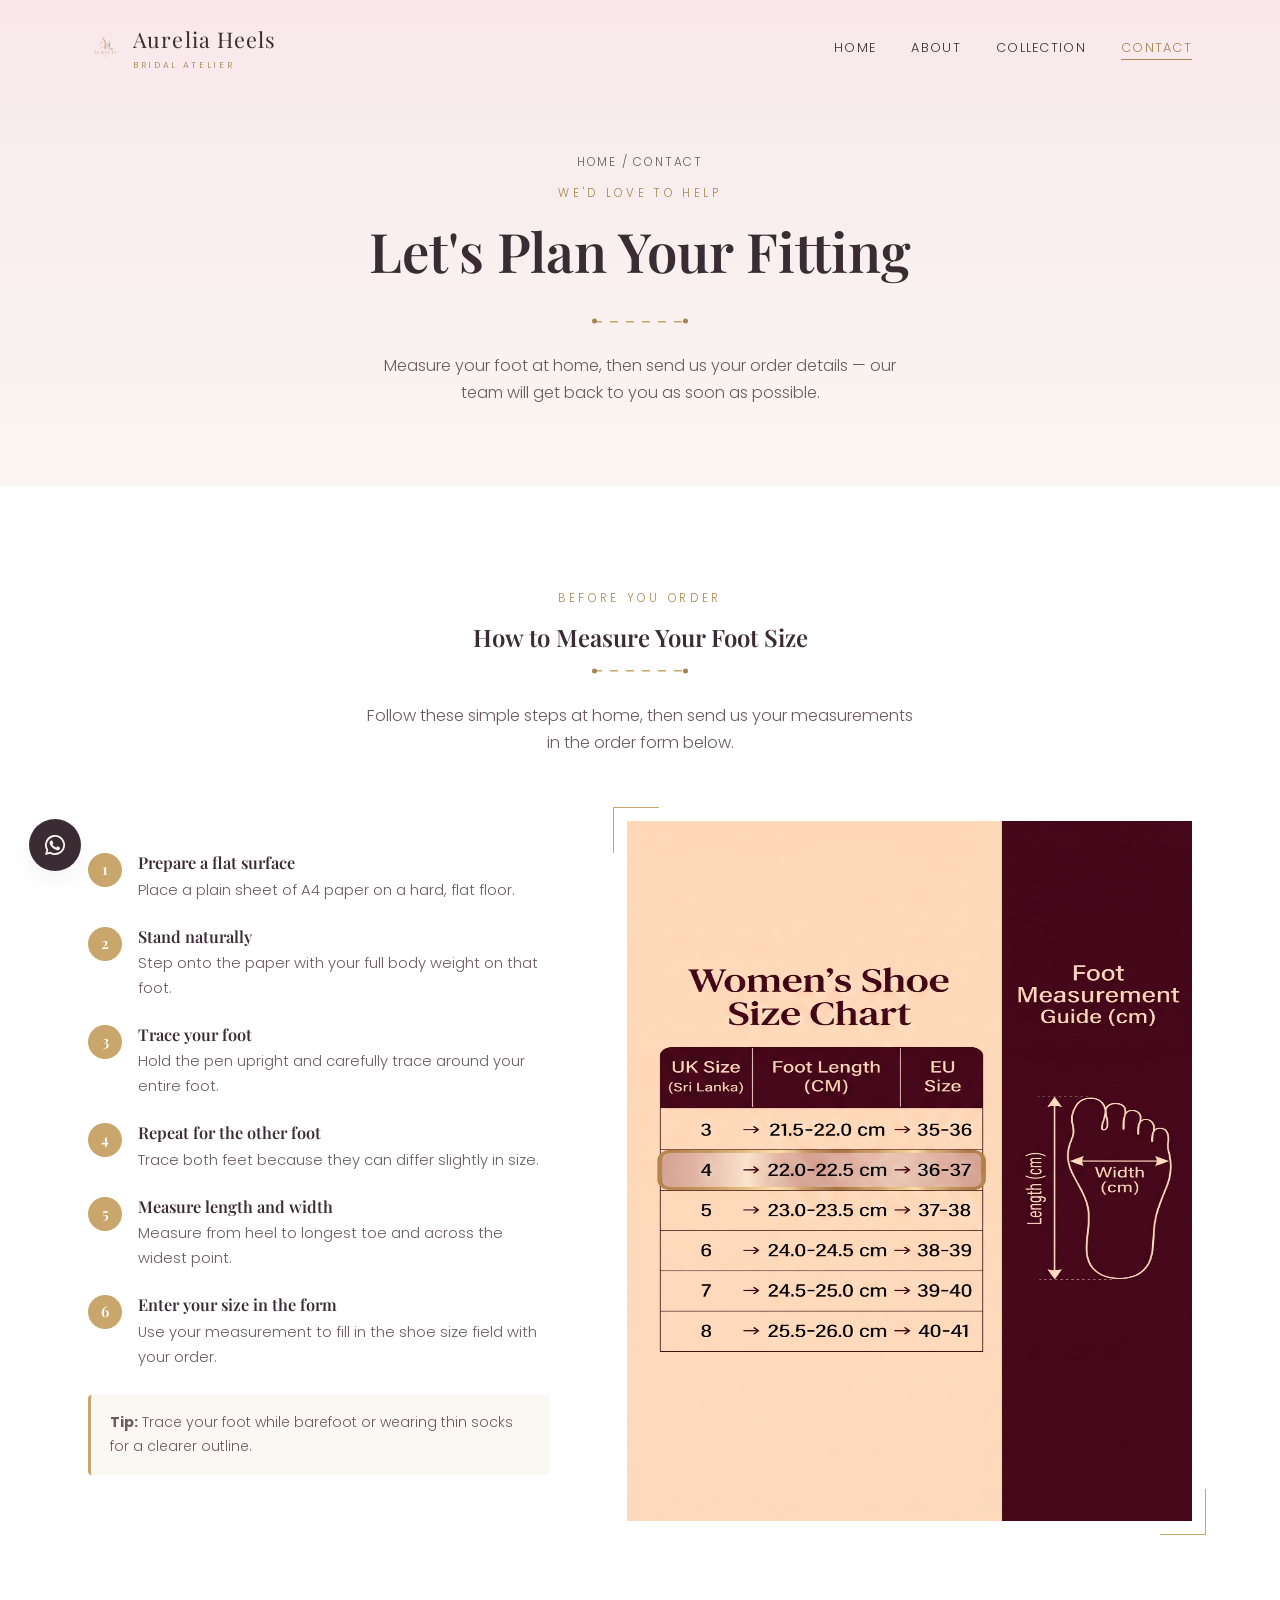
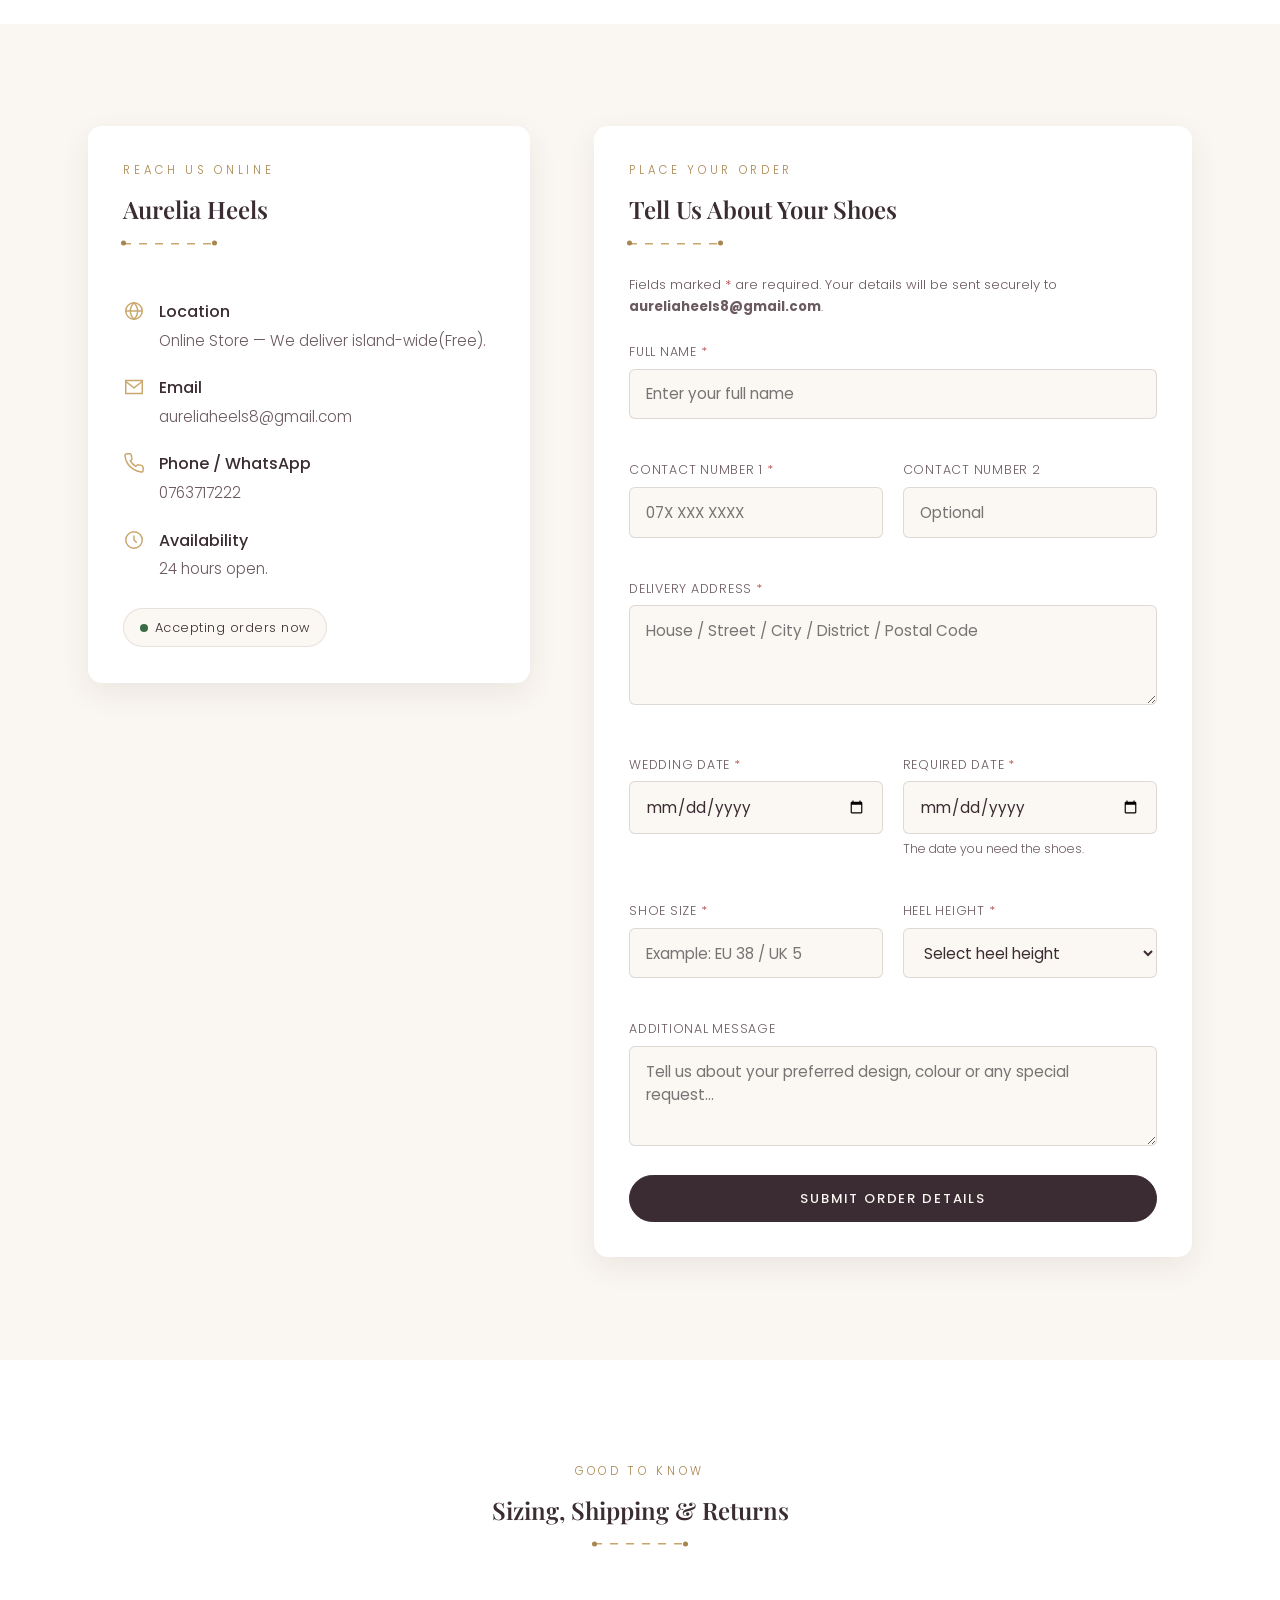
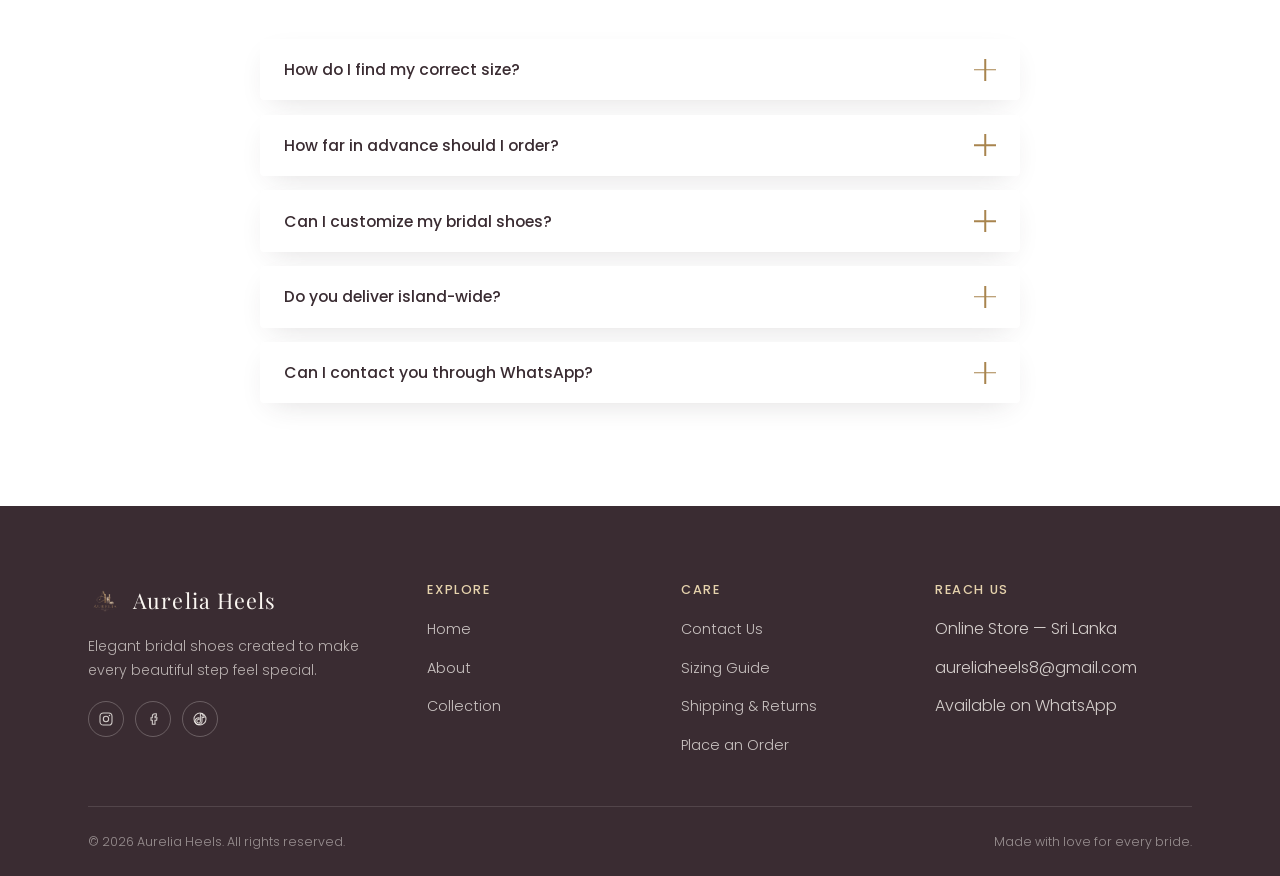
<file: contact.html>
<!DOCTYPE html>
<html lang="en">

<head>
  <meta charset="UTF-8">
  <meta name="viewport" content="width=device-width, initial-scale=1.0">

  <title>Contact & Order | Aurelia Heels</title>

  <meta name="description"
        content="Contact Aurelia Heels and place your bridal shoe order. Send your shoe size, wedding date and order details.">

  <meta name="keywords"
        content="Aurelia Heels, bridal shoes, wedding shoes, bridal heels, Sri Lanka">

  <meta name="author" content="Aurelia Heels">

  <link rel="icon" type="image/png" href="images/logo.png">
  <link rel="apple-touch-icon" href="images/logo.png">

  <!-- Google Fonts -->
  <link rel="preconnect" href="https://fonts.googleapis.com">
  <link rel="preconnect" href="https://fonts.gstatic.com" crossorigin>

  <link href="https://fonts.googleapis.com/css2?family=Playfair+Display:ital,wght@0,500;0,600;0,700;1,600&family=Poppins:wght@300;400;500;600&display=swap"
        rel="stylesheet">

  <!-- Main CSS -->
  <link rel="stylesheet" href="css/style.css">
  <link rel="stylesheet" href="css/responsive.css">


  <!-- =========================================================
       PAGE SPECIFIC CSS
  ========================================================== -->

  <style>

    /* =========================================================
       SIZE MEASUREMENT
    ========================================================== */

    .size-steps {
      list-style: none;
      margin: 0;
      padding: 0;

      display: flex;
      flex-direction: column;
      gap: 1.5rem;
    }

    .size-steps li {
      display: flex;
      gap: 1rem;
      align-items: flex-start;
    }

    .size-steps .step-num {
      flex-shrink: 0;

      width: 34px;
      height: 34px;

      border-radius: 50%;

      background: var(--gold, #c6a15b);
      color: #fff;

      display: flex;
      align-items: center;
      justify-content: center;

      font-family: var(--font-display, 'Playfair Display', serif);
      font-weight: 600;
      font-size: 0.95rem;
    }

    .size-steps h4 {
      font-family: var(--font-display, 'Playfair Display', serif);
      font-size: 1.02rem;

      margin-bottom: 0.3rem;
    }

    .size-steps p {
      font-size: 0.92rem;

      color: var(--plum-soft, #6b5a52);

      margin: 0;
    }

    .size-note {
      margin-top: 1.6rem;

      padding: 1rem 1.2rem;

      background: #fbf7f2;

      border-left: 3px solid var(--gold, #c6a15b);

      border-radius: 4px;

      font-size: 0.88rem;

      color: var(--plum-soft, #6b5a52);
    }


    /* =========================================================
       CONTACT LAYOUT
    ========================================================== */

    .contact-layout {
      display: grid;

      grid-template-columns: 0.85fr 1.15fr;

      gap: 4rem;

      align-items: start;
    }


    /* =========================================================
       CONTACT INFO CARD
    ========================================================== */

    .contact-info-card {
      background: var(--white, #fff);

      border-radius: 14px;

      padding: 2.2rem;

      box-shadow: 0 10px 30px rgba(58, 46, 43, 0.08);
    }

    .contact-detail-list {
      list-style: none;

      margin: 1.4rem 0 0;

      padding: 0;

      display: flex;

      flex-direction: column;

      gap: 1.1rem;
    }

    .contact-detail-list li {
      display: flex;

      gap: 0.85rem;

      align-items: flex-start;

      font-size: 0.95rem;

      color: var(--plum-soft, #6b5a52);
    }

    .contact-detail-list .icon {
      flex-shrink: 0;

      width: 22px;
      height: 22px;

      color: var(--gold, #c6a15b);

      margin-top: 2px;
    }

    .contact-detail-list strong {
      display: block;

      color: var(--plum, #3a2e2b);

      font-family: var(--font-display, 'Playfair Display', serif);

      font-weight: 600;

      font-size: 1rem;

      margin-bottom: 0.15rem;
    }


    /* =========================================================
       STORE BADGE
    ========================================================== */

    .store-badge {
      display: inline-flex;

      align-items: center;

      gap: 0.4rem;

      margin-top: 1.6rem;

      padding: 0.5rem 1rem;

      border-radius: 999px;

      background: #fbf7f2;

      border: 1px solid rgba(58, 46, 43, 0.1);

      font-size: 0.8rem;

      letter-spacing: 0.04em;

      color: var(--plum, #3a2e2b);
    }

    .store-badge .dot {
      width: 8px;
      height: 8px;

      border-radius: 50%;

      background: #3a6b45;

      display: inline-block;
    }


    /* =========================================================
       FORM CARD
    ========================================================== */

    .contact-form-card {
      background: var(--white, #fff);

      border-radius: 14px;

      padding: 2.2rem;

      box-shadow: 0 10px 30px rgba(58, 46, 43, 0.08);
    }

    .form-row {
      display: grid;

      grid-template-columns: 1fr 1fr;

      gap: 1.2rem;
    }


    /* =========================================================
       FORM FIELDS
    ========================================================== */

    .field {
      margin-bottom: 1.3rem;

      position: relative;
    }

    .field label {
      display: block;

      font-size: 0.78rem;

      letter-spacing: 0.06em;

      text-transform: uppercase;

      color: var(--plum-soft, #6b5a52);

      margin-bottom: 0.4rem;
    }

    .required {
      color: #b1494a;
    }

    .field input,
    .field select,
    .field textarea {

      width: 100%;

      font-family: var(--font-body, 'Poppins', sans-serif);

      font-size: 0.95rem;

      padding: 0.8rem 1rem;

      border: 1px solid rgba(58, 46, 43, 0.15);

      border-radius: 6px;

      background: #fbf7f2;

      color: var(--plum, #3a2e2b);

      transition:
        border-color 0.25s ease,
        box-shadow 0.25s ease;

      box-sizing: border-box;
    }

    .field textarea {
      resize: vertical;

      min-height: 100px;
    }

    .field input:focus,
    .field select:focus,
    .field textarea:focus {

      outline: none;

      border-color: var(--gold, #c6a15b);

      box-shadow:
        0 0 0 3px rgba(198, 161, 91, 0.18);
    }

    .field input[aria-invalid="true"],
    .field select[aria-invalid="true"],
    .field textarea[aria-invalid="true"] {

      border-color: #b1494a;
    }

    .field-hint {

      display: block;

      font-size: 0.76rem;

      color: var(--plum-soft, #6b5a52);

      margin-top: 0.35rem;
    }

    .field-error {

      display: block;

      min-height: 1.1em;

      font-size: 0.78rem;

      color: #b1494a;

      margin-top: 0.35rem;
    }


    /* =========================================================
       FORM NOTE
    ========================================================== */

    .form-note {

      font-size: 0.82rem;

      color: var(--plum-soft, #6b5a52);

      margin-bottom: 1.4rem;
    }


    /* =========================================================
       FORM STATUS
    ========================================================== */

    .form-status {

      display: none;

      margin-top: 1rem;

      padding: 0.9rem 1.1rem;

      border-radius: 8px;

      font-size: 0.9rem;
    }

    .form-status.is-success {

      display: block;

      background: #e9f3ea;

      color: #3a6b45;

      border: 1px solid #bfe0c4;
    }

    .form-status.is-error {

      display: block;

      background: #f7e9e9;

      color: #8a3a3b;

      border: 1px solid #e4bcbc;
    }


    /* =========================================================
       RESPONSIVE
    ========================================================== */

    @media (max-width: 900px) {

      .contact-layout {

        grid-template-columns: 1fr;

        gap: 2.5rem;
      }

    }

    @media (max-width: 520px) {

      .form-row {

        grid-template-columns: 1fr;
      }

      .contact-info-card,
      .contact-form-card {

        padding: 1.5rem;
      }

      .size-steps li {

        gap: 0.8rem;
      }

    }

  </style>

</head>


<body>


  <!-- =========================================================
       LOADER
  ========================================================== -->

  <div id="loader" aria-hidden="true">

    <div class="loader-mark">

      <span>AURELIA</span>

      <div class="loader-line"></div>

    </div>

  </div>


  <!-- =========================================================
       SKIP LINK
  ========================================================== -->

  <a class="skip-link" href="#main">
    Skip to content
  </a>


  <!-- =========================================================
       HEADER
  ========================================================== -->

  <header class="site-header">

    <div class="container">

      <a href="index.html" class="brand">

        <img
          src="images/logo.png"
          alt="Aurelia Heels logo"
          width="34"
          height="34"
        >

        <span>
          Aurelia Heels
          <span class="tagline">
            Bridal Atelier
          </span>
        </span>

      </a>


      <nav aria-label="Primary">

        <ul class="nav-list" id="primary-nav">

          <li>
            <a href="index.html">
              Home
            </a>
          </li>

          <li>
            <a href="about.html">
              About
            </a>
          </li>

          <li>
            <a href="collection.html">
              Collection
            </a>
          </li>


          <li>
            <a href="contact.html" aria-current="page">
              Contact
            </a>
          </li>

        </ul>

      </nav>


      <button
        class="nav-toggle"
        aria-label="Open menu"
        aria-expanded="false"
        aria-controls="primary-nav"
      >

        <span></span>
        <span></span>
        <span></span>

      </button>

    </div>

  </header>


  <div class="nav-scrim"></div>


  <!-- =========================================================
       MAIN
  ========================================================== -->

  <main id="main">


    <!-- =======================================================
         PAGE HERO
    ======================================================== -->

    <section class="page-hero">

      <div class="container">

        <p class="breadcrumb">

          <a href="index.html">
            Home
          </a>

          /
          Contact

        </p>


        <span class="eyebrow">
          We'd Love to Help
        </span>


        <h1>
          Let's Plan Your Fitting
        </h1>


        <span
          class="stitch"
          aria-hidden="true"
        ></span>


        <p
          style="
            max-width:52ch;
            margin-inline:auto;
            color:var(--plum-soft);
          "
        >
          Measure your foot at home, then send us your
          order details — our team will get back to you
          as soon as possible.
        </p>

      </div>

    </section>



    <!-- =======================================================
         HOW TO MEASURE
    ======================================================== -->

    <section style="background:var(--white);">

      <div class="container">


        <div class="section-head reveal">

          <span class="eyebrow">
            Before You Order
          </span>

          <h2>
            How to Measure Your Foot Size
          </h2>

          <span
            class="stitch"
            aria-hidden="true"
          ></span>

          <p
            style="
              max-width:56ch;
              margin-inline:auto;
              color:var(--plum-soft);
            "
          >
            Follow these simple steps at home,
            then send us your measurements in the
            order form below.
          </p>

        </div>


        <div
          class="split"
          style="margin-top:1rem;"
        >


          <!-- LEFT -->

          <div class="split-copy reveal">

            <ol class="size-steps">


              <li>

                <span
                  class="step-num"
                  aria-hidden="true"
                >
                  1
                </span>

                <div>

                  <h4>
                    Prepare a flat surface
                  </h4>

                  <p>
                    Place a plain sheet of A4 paper
                    on a hard, flat floor.
                  </p>

                </div>

              </li>


              <li>

                <span
                  class="step-num"
                  aria-hidden="true"
                >
                  2
                </span>

                <div>

                  <h4>
                    Stand naturally
                  </h4>

                  <p>
                    Step onto the paper with your
                    full body weight on that foot.
                  </p>

                </div>

              </li>


              <li>

                <span
                  class="step-num"
                  aria-hidden="true"
                >
                  3
                </span>

                <div>

                  <h4>
                    Trace your foot
                  </h4>

                  <p>
                    Hold the pen upright and carefully
                    trace around your entire foot.
                  </p>

                </div>

              </li>


              <li>

                <span
                  class="step-num"
                  aria-hidden="true"
                >
                  4
                </span>

                <div>

                  <h4>
                    Repeat for the other foot
                  </h4>

                  <p>
                    Trace both feet because they can
                    differ slightly in size.
                  </p>

                </div>

              </li>


              <li>

                <span
                  class="step-num"
                  aria-hidden="true"
                >
                  5
                </span>

                <div>

                  <h4>
                    Measure length and width
                  </h4>

                  <p>
                    Measure from heel to longest toe
                    and across the widest point.
                  </p>

                </div>

              </li>


              <li>

                <span
                  class="step-num"
                  aria-hidden="true"
                >
                  6
                </span>

                <div>

                  <h4>
                    Enter your size in the form
                  </h4>

                  <p>
                    Use your measurement to fill in the
                    shoe size field with your order.
                  </p>

                </div>

              </li>


            </ol>


            <p class="size-note">

              <strong>Tip:</strong>
              Trace your foot while barefoot or
              wearing thin socks for a clearer outline.

            </p>

          </div>


          <!-- RIGHT -->

          <div class="split-visual reveal framed">

            <img
              src="images/size-chart.jpeg"
              alt="Aurelia Heels shoe size chart"
              width="700"
              height="700"
              loading="lazy"
            >

          </div>


        </div>

      </div>

    </section>



    <!-- =======================================================
         CONTACT + ORDER
    ======================================================== -->

    <section>

      <div class="container contact-layout">


        <!-- ===================================================
             CONTACT INFORMATION
        ==================================================== -->

        <div class="reveal">

          <div class="contact-info-card">

            <span class="eyebrow">
              Reach Us Online
            </span>


            <h2 style="font-size:1.5rem;">
              Aurelia Heels
            </h2>


            <span
              class="stitch"
              aria-hidden="true"
            ></span>


            <ul class="contact-detail-list">


              <!-- LOCATION -->

              <li>

                <svg
                  class="icon"
                  viewBox="0 0 24 24"
                  fill="none"
                  stroke="currentColor"
                  stroke-width="1.6"
                >

                  <circle
                    cx="12"
                    cy="12"
                    r="9"
                  />

                  <path
                    d="M3 12h18"
                  />

                  <path
                    d="M12 3c2.5 2.5 4 6 4 9s-1.5 6.5-4 9c-2.5-2.5-4-6-4-9s1.5-6.5 4-9z"
                  />

                </svg>


                <span>

                  <strong>
                    Location
                  </strong>

                  Online Store — We deliver island-wide(Free).

                </span>

              </li>


              <!-- EMAIL -->

              <li>

                <svg
                  class="icon"
                  viewBox="0 0 24 24"
                  fill="none"
                  stroke="currentColor"
                  stroke-width="1.6"
                >

                  <path d="M3 5h18v14H3z"/>

                  <path d="M3 6l9 7 9-7"/>

                </svg>


                <span>

                  <strong>
                    Email
                  </strong>

                  <a
                    href="mailto:aureliaheels8@gmail.com"
                    style="color:inherit;"
                  >
                    aureliaheels8@gmail.com
                  </a>

                </span>

              </li>


              <!-- PHONE -->

              <li>

                <svg
                  class="icon"
                  viewBox="0 0 24 24"
                  fill="none"
                  stroke="currentColor"
                  stroke-width="1.6"
                >

                  <path
                    d="M22 16.9v3a2 2 0 0 1-2.2 2 19.8 19.8 0 0 1-8.6-3.1 19.5 19.5 0 0 1-6-6A19.8 19.8 0 0 1 2.1 4.2 2 2 0 0 1 4.1 2h3a2 2 0 0 1 2 1.7c.1.9.3 1.8.6 2.7a2 2 0 0 1-.5 2.1L8 9.7a16 16 0 0 0 6 6l1.2-1.2a2 2 0 0 1 2.1-.5c.9.3 1.8.5 2.7.6a2 2 0 0 1 1.7 2z"
                  />

                </svg>


                <span>

                  <strong>
                    Phone / WhatsApp
                  </strong>

                  <a
                    href="https://wa.me/+94763717222"
                    target="_blank"
                    rel="noopener noreferrer"
                    style="color:inherit;"
                  >
                    0763717222
                  </a>

                </span>

              </li>


              <!-- AVAILABILITY -->

              <li>

                <svg
                  class="icon"
                  viewBox="0 0 24 24"
                  fill="none"
                  stroke="currentColor"
                  stroke-width="1.6"
                >

                  <circle
                    cx="12"
                    cy="12"
                    r="9"
                  />

                  <path
                    d="M12 7v5l3 3"
                  />

                </svg>


                <span>

                  <strong>
                    Availability
                  </strong>

                  24 hours open.

                </span>

              </li>


            </ul>


            <span class="store-badge">

              <span
                class="dot"
                aria-hidden="true"
              ></span>

              Accepting orders now

            </span>

          </div>

        </div>



        <!-- ===================================================
             ORDER FORM
        ==================================================== -->

        <div class="reveal">

          <div class="contact-form-card">

            <span class="eyebrow">
              Place Your Order
            </span>


            <h2 style="font-size:1.5rem;">
              Tell Us About Your Shoes
            </h2>


            <span
              class="stitch"
              aria-hidden="true"
            ></span>


            <p class="form-note">

              Fields marked
              <span class="required">*</span>
              are required.

              Your details will be sent securely
              to <strong>aureliaheels8@gmail.com</strong>.

            </p>


            <!-- =================================================
                 FORMSPREE ORDER FORM

                 Your Formspree endpoint:
                 https://formspree.io/f/xqpzdpwk
            ================================================== -->

            <form
              id="aurelia-order-form"
              action="https://formspree.io/f/xqpzdpwk"
              method="POST"
              novalidate
            >


              <!-- FULL NAME -->

              <div class="field">

                <label for="of-name">

                  Full Name
                  <span class="required">*</span>

                </label>

                <input
                  type="text"
                  id="of-name"
                  name="name"
                  autocomplete="name"
                  placeholder="Enter your full name"
                  required
                >

                <span
                  class="field-error"
                  id="of-name-error"
                ></span>

              </div>



              <!-- CONTACT NUMBERS -->

              <div class="form-row">


                <div class="field">

                  <label for="of-contact1">

                    Contact Number 1
                    <span class="required">*</span>

                  </label>

                  <input
                    type="tel"
                    id="of-contact1"
                    name="contact1"
                    autocomplete="tel"
                    placeholder="07X XXX XXXX"
                    required
                  >

                  <span
                    class="field-error"
                    id="of-contact1-error"
                  ></span>

                </div>


                <div class="field">

                  <label for="of-contact2">

                    Contact Number 2

                  </label>

                  <input
                    type="tel"
                    id="of-contact2"
                    name="contact2"
                    placeholder="Optional"
                  >

                  <span
                    class="field-error"
                    id="of-contact2-error"
                  ></span>

                </div>


              </div>



              <!-- DELIVERY ADDRESS -->

              <div class="field">

                <label for="of-address">

                  Delivery Address
                  <span class="required">*</span>

                </label>

                <textarea
                  id="of-address"
                  name="deliveryAddress"
                  placeholder="House / Street / City / District / Postal Code"
                  required
                ></textarea>

                <span
                  class="field-error"
                  id="of-address-error"
                ></span>

              </div>



              <!-- DATES -->

              <div class="form-row">


                <div class="field">

                  <label for="of-wedding-date">

                    Wedding Date
                    <span class="required">*</span>

                  </label>

                  <input
                    type="date"
                    id="of-wedding-date"
                    name="weddingDate"
                    required
                  >

                  <span
                    class="field-error"
                    id="of-wedding-date-error"
                  ></span>

                </div>


                <div class="field">

                  <label for="of-required-date">

                    Required Date
                    <span class="required">*</span>

                  </label>

                  <input
                    type="date"
                    id="of-required-date"
                    name="requiredDate"
                    required
                  >

                  <span class="field-hint">

                    The date you need the shoes.

                  </span>

                  <span
                    class="field-error"
                    id="of-required-date-error"
                  ></span>

                </div>


              </div>



              <!-- SHOE SIZE + HEEL HEIGHT -->

              <div class="form-row">


                <div class="field">

                  <label for="of-shoe-size">

                    Shoe Size
                    <span class="required">*</span>

                  </label>

                  <input
                    type="text"
                    id="of-shoe-size"
                    name="shoeSize"
                    placeholder="Example: EU 38 / UK 5"
                    required
                  >

                  <span
                    class="field-error"
                    id="of-shoe-size-error"
                  ></span>

                </div>


                <div class="field">

                  <label for="of-heel-height">

                    Heel Height
                    <span class="required">*</span>

                  </label>

                  <select
                    id="of-heel-height"
                    name="heelHeight"
                    required
                  >

                    <option
                      value=""
                      disabled
                      selected
                    >
                      Select heel height
                    </option>

                    <option value="Flat">
                      Flat
                    </option>

                    <option value='1" (2.5cm)'>
                      1" (2.5cm)
                    </option>

                    <option value='1.5" (4cm)'>
                      1.5" (4cm)
                    </option>

                    <option value='2" (5cm)'>
                      2" (5cm)
                    </option>

                    <option value='2.5" (6cm)'>
                      2.5" (6cm)
                    </option>

                    <option value='3" (7.5cm)'>
                      3" (7.5cm)
                    </option>

                    <option value='3.5" (9cm)'>
                      3.5" (9cm)
                    </option>

                    <option value='4" (10cm)'>
                      4" (10cm)
                    </option>

                    <option value='5"+ (12cm+)'>
                      5"+ (12cm+)
                    </option>

                    <option value="Not sure">
                      Not sure — Need advice
                    </option>

                  </select>

                  <span
                    class="field-error"
                    id="of-heel-height-error"
                  ></span>

                </div>


              </div>



              <!-- OPTIONAL MESSAGE -->

              <div class="field">

                <label for="of-message">

                  Additional Message

                </label>

                <textarea
                  id="of-message"
                  name="message"
                  placeholder="Tell us about your preferred design, colour or any special request..."
                ></textarea>

              </div>



              <!-- EMAIL SUBJECT -->

              <input
                type="hidden"
                name="_subject"
                value="New Aurelia Heels Order Enquiry"
              >


              <!-- SPAM PROTECTION -->

              <input
                type="text"
                name="website"
                tabindex="-1"
                autocomplete="off"
                style="
                  position:absolute;
                  left:-9999px;
                  width:1px;
                  height:1px;
                "
                aria-hidden="true"
              >


              <!-- SUBMIT -->

              <button
                type="submit"
                class="btn"
                style="
                  width:100%;
                  justify-content:center;
                "
              >
                Submit Order Details
              </button>


              <!-- STATUS -->

              <div
                class="form-status"
                id="order-form-status"
                role="status"
                aria-live="polite"
              ></div>


            </form>

          </div>

        </div>

      </div>

    </section>



    <!-- =======================================================
         FAQ
    ======================================================== -->

    <section
      id="faq-link"
      style="
        background:var(--white);
        scroll-margin-top:90px;
      "
    >

      <div class="container">


        <div class="section-head reveal">

          <span class="eyebrow">
            Good to Know
          </span>

          <h2>
            Sizing, Shipping & Returns
          </h2>

          <span
            class="stitch"
            aria-hidden="true"
          ></span>

        </div>


        <div class="faq-list reveal">


          <!-- FAQ 1 -->

          <div class="faq-item">

            <button
              class="faq-question"
              aria-expanded="false"
              type="button"
            >

              How do I find my correct size?

              <span
                class="plus"
                aria-hidden="true"
              ></span>

            </button>


            <div class="faq-answer">

              <p>
                Follow the foot tracing steps above,
                compare your measurement with our size
                chart, and enter your size in the order
                form. We can help confirm your size if
                you're unsure.
              </p>

            </div>

          </div>



          <!-- FAQ 2 -->

          <div class="faq-item">

            <button
              class="faq-question"
              aria-expanded="false"
              type="button"
            >

              How far in advance should I order?

              <span
                class="plus"
                aria-hidden="true"
              ></span>

            </button>


            <div class="faq-answer">

              <p>
                We recommend placing your order at least one month in advance to allow time for preparation and delivery. Kindly note that a deposit/advance payment is required to confirm your order.              </p>

            </div>

          </div>



          <!-- FAQ 3 -->

          <div class="faq-item">

            <button
              class="faq-question"
              aria-expanded="false"
              type="button"
            >

              Can I customize my bridal shoes?

              <span
                class="plus"
                aria-hidden="true"
              ></span>

            </button>


            <div class="faq-answer">

              <p>
                Yes. If you have a specific design,
                colour or decoration in mind, you can
                send us a reference photo and we will
                let you know what customization options
                are available.
              </p>

            </div>

          </div>



          <!-- FAQ 4 -->

          <div class="faq-item">

            <button
              class="faq-question"
              aria-expanded="false"
              type="button"
            >

              Do you deliver island-wide?

              <span
                class="plus"
                aria-hidden="true"
              ></span>

            </button>


            <div class="faq-answer">

              <p>
                Yes! We offer free islandwide delivery across Sri Lanka for your order.
              </p>

            </div>

          </div>



          <!-- FAQ 5 -->

          <div class="faq-item">

            <button
              class="faq-question"
              aria-expanded="false"
              type="button"
            >

              Can I contact you through WhatsApp?

              <span
                class="plus"
                aria-hidden="true"
              ></span>

            </button>


            <div class="faq-answer">

              <p>
                Yes. You can contact Aurelia Heels
                through WhatsApp for design questions,
                sizing help and order updates.
              </p>

            </div>

          </div>


        </div>

      </div>

    </section>


  </main>



  <!-- =========================================================
       FOOTER
  ========================================================== -->

  <footer class="site-footer">

    <div class="container">

      <div class="footer-grid">


        <!-- BRAND -->

        <div class="footer-brand">

          <a
            href="index.html"
            class="brand"
          >

            <img
              src="images/logo.png"
              alt="Aurelia Heels logo"
              width="80"
              height="80"
            >

            <span>
              Aurelia Heels
            </span>

          </a>


          <p>
            Elegant bridal shoes created to make
            every beautiful step feel special.
          </p>


          <div class="footer-social">


            <a
              href="https://www.instagram.com/aurelia_heel?igsi=bGw3dHFkZGZ4cXl0"
              target="_blank"
              rel="noopener noreferrer"
              aria-label="Aurelia Heels on Instagram"
            >

              <svg
                width="16"
                height="16"
                viewBox="0 0 24 24"
                fill="none"
                stroke="currentColor"
                stroke-width="1.6"
              >

                <rect
                  x="3"
                  y="3"
                  width="18"
                  height="18"
                  rx="5"
                />

                <circle
                  cx="12"
                  cy="12"
                  r="4"
                />

                <circle
                  cx="17.2"
                  cy="6.8"
                  r="1.1"
                  fill="currentColor"
                  stroke="none"
                />

              </svg>

            </a>


            <a
              href="https://www.facebook.com/share/1H5mP73q2H/"
              target="_blank"
              rel="noopener noreferrer"
              aria-label="Aurelia Heels on Facebook"
            >

              <svg
                width="16"
                height="16"
                viewBox="0 0 24 24"
                fill="none"
                stroke="currentColor"
                stroke-width="1.6"
              >

                <path
                  d="M15 8h2V4h-2a4 4 0 0 0-4 4v2H9v4h2v6h4v-6h2.5l.5-4H15V8z"
                />

              </svg>

            </a>


            <a
              href="https://www.tiktok.com/@aurelia.heels?_r=1&_d=eeehe35bl504i6&sec_uid=MS4wLjABAAAALYdV12NSlHnrDtdatd5ea76JtvaBRaaIHSv4pEhrYcbS1aI8qN3Ahs62e5MuDNFz&share_author_id=7643823539678610449&sharer_language=en&source=h5_m&u_code=f3i9604h65lm5c&timestamp=1788624014&user_id=7643823539678610449&sec_user_id=MS4wLjABAAAALYdV12NSlHnrDtdatd5ea76JtvaBRaaIHSv4pEhrYcbS1aI8qN3Ahs62e5MuDNFz&item_author_type=1&utm_source=copy&utm_campaign=client_share&utm_medium=android&share_iid=7681227180723291924&share_link_id=b9389cf9-e18e-403c-8f29-801fde858a73&share_app_id=1233&ugbiz_name=ACCOUNT&ug_btm=b8727%2Cb7360&social_share_type=5&enable_checksum=1"
              target="_blank"
              rel="noopener noreferrer"
              aria-label="Aurelia Heels on TikTok"
            >

              <svg
                width="16"
                height="16"
                viewBox="0 0 24 24"
                fill="none"
                stroke="currentColor"
                stroke-width="1.6"
              >

                <circle
                  cx="12"
                  cy="12"
                  r="9"
                />

                <path
                  d="M15 4c.3 1.8 1.3 3 3 3.4v2.3c-1.2 0-2.2-.3-3-.8v6.4a5.2 5.2 0 1 1-4.5-5.1v2.5a2.7 2.7 0 1 0 2.1 2.6V4h2.4z"
                />

              </svg>

            </a>


          </div>

        </div>



        <!-- EXPLORE -->

        <div class="footer-col">

          <h4>
            Explore
          </h4>

          <ul>

            <li>
              <a href="index.html">
                Home
              </a>
            </li>

            <li>
              <a href="about.html">
                About
              </a>
            </li>

            <li>
              <a href="collection.html">
                Collection
              </a>
            </li>

          </ul>

        </div>



        <!-- CARE -->

        <div class="footer-col">

          <h4>
            Care
          </h4>

          <ul>

            <li>
              <a href="contact.html">
                Contact Us
              </a>
            </li>

            <li>
              <a href="contact.html#faq-link">
                Sizing Guide
              </a>
            </li>

            <li>
              <a href="contact.html#faq-link">
                Shipping & Returns
              </a>
            </li>

            <li>
              <a href="contact.html">
                Place an Order
              </a>
            </li>

          </ul>

        </div>



        <!-- REACH US -->

        <div class="footer-col">

          <h4>
            Reach Us
          </h4>

          <ul>

            <li>
              Online Store — Sri Lanka
            </li>

            <li>
              aureliaheels8@gmail.com
            </li>

            <li>
              Available on WhatsApp
            </li>

          </ul>

        </div>


      </div>



      <!-- FOOTER BOTTOM -->

      <div class="footer-bottom">

        <span>

          &copy;
          <span id="year"></span>
          Aurelia Heels.
          All rights reserved.

        </span>


        <span>
          Made with love for every bride.
        </span>

      </div>


    </div>

  </footer>



  <!-- =========================================================
       WHATSAPP FLOATING BUTTON

       IMPORTANT:
       Replace 947XXXXXXXX with your actual WhatsApp number.
       Format: country code + number, without +
  ========================================================== -->

  <a
    class="whatsapp-float"
    href="https://wa.me/94763717222"
    target="_blank"
    rel="noopener noreferrer"
    aria-label="Chat with Aurelia Heels on WhatsApp"
  >

    <svg
      viewBox="0 0 24 24"
      fill="currentColor"
      aria-hidden="true"
    >

      <path
        d="M12 2a10 10 0 0 0-8.6 15.1L2 22l5.1-1.3A10 10 0 1 0 12 2zm0 18.2a8.2 8.2 0 0 1-4.2-1.2l-.3-.2-3 .8.8-2.9-.2-.3A8.2 8.2 0 1 1 12 20.2zm4.5-6.1c-.2-.1-1.4-.7-1.7-.8-.2-.1-.4-.1-.6.1-.2.2-.6.8-.8 1-.1.2-.3.2-.5.1-.2-.1-1-.4-2-1.2-.7-.6-1.2-1.4-1.4-1.6-.1-.2 0-.4.1-.5l.4-.5c.1-.2.1-.3.2-.4.1-.2 0-.4 0-.5-.1-.1-.6-1.4-.8-1.9-.2-.5-.4-.4-.6-.4h-.5c-.2 0-.5.1-.7.3-.2.2-.9.9-.9 2.2s.9 2.6 1.1 2.8c.1.2 1.8 2.8 4.4 3.8.6.3 1.1.4 1.5.5.6.2 1.2.2 1.6.1.5-.1 1.4-.6 1.6-1.1.2-.5.2-1 .1-1.1-.1-.1-.2-.2-.4-.3z"
      />

    </svg>

  </a>



  <!-- =========================================================
       BACK TO TOP
  ========================================================== -->

  <button
    class="back-to-top"
    aria-label="Back to top"
    type="button"
  >

    <svg
      width="18"
      height="18"
      viewBox="0 0 24 24"
      fill="none"
      stroke="currentColor"
      stroke-width="2"
    >

      <path d="M12 19V5"/>

      <path d="M5 12l7-7 7 7"/>

    </svg>

  </button>



  <!-- =========================================================
       MAIN JAVASCRIPT
  ========================================================== -->

  <script src="js/script.js"></script>


</body>

</html>
</file>
<file: css/style.css>
/* ==========================================================================
   AURELIA HEELS — MAIN STYLESHEET
   A quiet, editorial bridal palette: ivory paper, blush ribbon, aged gold
   thread. The signature motif is a hand-stitched gold line — it borders
   panels, underlines headings, and stitches the hero together — echoing the
   literal stitching on a bridal shoe.
   ========================================================================== */

/* -------------------------------- Tokens -------------------------------- */
:root {
  /* Color palette */
  --ivory: #faf6f1;
  --ivory-deep: #f2ebe2;
  --white: #ffffff;
  --blush: #f3d9df;
  --blush-soft: #f8e8ec;
  --blush-deep: #e8b4c0;
  --gold: #c9a66b;
  --gold-dark: #a8844e;
  --gold-light: #e6d3ad;
  --plum: #3a2c32;
  --plum-soft: #6b5a60;

  /* Type */
  --font-display: "Playfair Display", "Times New Roman", serif;
  --font-body: "Poppins", -apple-system, BlinkMacSystemFont, sans-serif;

  /* Layout */
  --max-width: 1200px;
  --gutter: clamp(1.25rem, 4vw, 3rem);
  --radius-sm: 4px;
  --radius-md: 10px;

  /* Motion */
  --ease: cubic-bezier(0.22, 1, 0.36, 1);
  --dur-fast: 0.25s;
  --dur-med: 0.55s;

  /* Elevation */
  --shadow-soft: 0 10px 30px -12px rgba(58, 44, 50, 0.18);
  --shadow-lift: 0 20px 45px -15px rgba(58, 44, 50, 0.28);
}

/* -------------------------------- Reset ---------------------------------- */
*,
*::before,
*::after {
  box-sizing: border-box;
}

html {
  scroll-behavior: smooth;
  scroll-padding-top: 90px;
}

body {
  margin: 0;
  background: var(--ivory);
  color: var(--plum);
  font-family: var(--font-body);
  font-weight: 300;
  line-height: 1.7;
  -webkit-font-smoothing: antialiased;
  overflow-x: hidden;
}

img {
  max-width: 100%;
  display: block;
}

a {
  color: inherit;
  text-decoration: none;
}

ul {
  list-style: none;
  margin: 0;
  padding: 0;
}

button {
  font-family: inherit;
  cursor: pointer;
}

h1, h2, h3, h4 {
  font-family: var(--font-display);
  font-weight: 600;
  line-height: 1.2;
  margin: 0 0 0.6em;
  color: var(--plum);
}

p {
  margin: 0 0 1em;
}

/* Respect reduced motion everywhere */
@media (prefers-reduced-motion: reduce) {
  html {
    scroll-behavior: auto;
  }
  *,
  *::before,
  *::after {
    animation-duration: 0.001ms !important;
    animation-iteration-count: 1 !important;
    transition-duration: 0.001ms !important;
    scroll-behavior: auto !important;
  }
}

/* Visible keyboard focus, always */
a:focus-visible,
button:focus-visible,
input:focus-visible,
textarea:focus-visible,
summary:focus-visible {
  outline: 2px solid var(--gold-dark);
  outline-offset: 3px;
}

/* Skip link for keyboard / screen-reader users */
.skip-link {
  position: absolute;
  left: -999px;
  top: 0;
  background: var(--plum);
  color: var(--ivory);
  padding: 0.8em 1.4em;
  z-index: 9999;
  border-radius: 0 0 var(--radius-sm) 0;
}
.skip-link:focus {
  left: 0;
}

.container {
  max-width: var(--max-width);
  margin-inline: auto;
  padding-inline: var(--gutter);
}

section {
  padding: clamp(3.5rem, 8vw, 7rem) 0;
}

/* ----------------------------- Signature motif --------------------------- */
/* The gold "stitch" underline — a running-stitch rule used beneath eyebrows
   and section titles. Built once, reused everywhere. */
.stitch {
  display: inline-block;
  width: 92px;
  height: 10px;
  margin: 0 0 1.1rem;
  background-image: repeating-linear-gradient(
    to right,
    var(--gold) 0,
    var(--gold) 8px,
    transparent 8px,
    transparent 16px
  );
  background-position: center;
  background-size: 100% 1.5px;
  background-repeat: no-repeat;
  position: relative;
}
.stitch::before,
.stitch::after {
  content: "";
  position: absolute;
  top: 50%;
  width: 5px;
  height: 5px;
  border-radius: 50%;
  background: var(--gold-dark);
  transform: translateY(-50%);
}
.stitch::before { left: -2px; }
.stitch::after { right: -2px; }

.eyebrow {
  display: block;
  font-family: var(--font-body);
  font-size: 0.72rem;
  letter-spacing: 0.32em;
  text-transform: uppercase;
  color: var(--gold-dark);
  margin-bottom: 0.9rem;
}

.section-head {
  text-align: center;
  max-width: 640px;
  margin: 0 auto clamp(2.5rem, 5vw, 4rem);
}
.section-head p {
  color: var(--plum-soft);
  font-size: 1.02rem;
}

/* Gold corner-frame — echoes the stitched corner motif in the imagery */
.framed {
  position: relative;
}
.framed::before,
.framed::after {
  content: "";
  position: absolute;
  width: 46px;
  height: 46px;
  border: 1.5px solid var(--gold);
  pointer-events: none;
  z-index: 2;
}
.framed::before {
  top: -14px;
  left: -14px;
  border-right: none;
  border-bottom: none;
}
.framed::after {
  bottom: -14px;
  right: -14px;
  border-left: none;
  border-top: none;
}

/* --------------------------------- Buttons -------------------------------- */
.btn {
  --btn-bg: var(--plum);
  --btn-fg: var(--ivory);
  position: relative;
  display: inline-flex;
  align-items: center;
  gap: 0.6em;
  padding: 0.95em 2.2em;
  font-size: 0.82rem;
  letter-spacing: 0.14em;
  text-transform: uppercase;
  font-weight: 500;
  background: var(--btn-bg);
  color: var(--btn-fg);
  border: 1px solid var(--btn-bg);
  border-radius: 999px;
  overflow: hidden;
  isolation: isolate;
  transition: color var(--dur-fast) var(--ease), border-color var(--dur-fast) var(--ease), transform var(--dur-fast) var(--ease);
}
.btn::before {
  content: "";
  position: absolute;
  inset: 0;
  background: var(--gold);
  transform: translateX(-101%);
  transition: transform var(--dur-med) var(--ease);
  z-index: -1;
}
.btn:hover,
.btn:focus-visible {
  color: var(--plum);
  border-color: var(--gold);
  transform: translateY(-2px);
}
.btn:hover::before,
.btn:focus-visible::before {
  transform: translateX(0);
}

.btn-outline {
  --btn-bg: transparent;
  --btn-fg: var(--plum);
  border-color: var(--plum);
}

.btn-block {
  width: 100%;
  justify-content: center;
}

/* ---------------------------------- Loader --------------------------------- */
#loader {
  position: fixed;
  inset: 0;
  z-index: 10000;
  background: var(--ivory);
  display: flex;
  align-items: center;
  justify-content: center;
  transition: opacity 0.6s var(--ease), visibility 0.6s var(--ease);
}
#loader.is-hidden {
  opacity: 0;
  visibility: hidden;
  pointer-events: none;
}
.loader-mark {
  text-align: center;
}
.loader-mark span {
  font-family: var(--font-display);
  font-size: 1.6rem;
  letter-spacing: 0.35em;
  color: var(--plum);
}
.loader-line {
  margin: 1rem auto 0;
  width: 120px;
  height: 1px;
  background: var(--blush-deep);
  position: relative;
  overflow: hidden;
}
.loader-line::after {
  content: "";
  position: absolute;
  inset: 0;
  width: 40%;
  background: var(--gold);
  animation: loaderSlide 1.1s ease-in-out infinite;
}
@keyframes loaderSlide {
  0% { transform: translateX(-100%); }
  100% { transform: translateX(350%); }
}

/* ---------------------------------- Header --------------------------------- */
.site-header {
  position: fixed;
  top: 0;
  left: 0;
  right: 0;
  z-index: 900;
  padding: 1.3rem 0;
  transition: background var(--dur-med) var(--ease), padding var(--dur-med) var(--ease), box-shadow var(--dur-med) var(--ease);
}
.site-header .container {
  display: flex;
  align-items: center;
  justify-content: space-between;
  gap: 1rem;
}
.site-header.is-scrolled {
  background: rgba(250, 246, 241, 0.92);
  backdrop-filter: blur(10px);
  padding: 0.7rem 0;
  box-shadow: var(--shadow-soft);
}

.brand {
  display: flex;
  align-items: center;
  gap: 0.7rem;
  font-family: var(--font-display);
  font-size: 1.35rem;
  letter-spacing: 0.05em;
}
.brand img {
  width: 34px;
  height: 34px;
}
.brand .tagline {
  display: block;
  font-family: var(--font-body);
  font-size: 0.55rem;
  letter-spacing: 0.3em;
  text-transform: uppercase;
  color: var(--gold-dark);
}

.nav-list {
  display: flex;
  gap: 2.2rem;
  align-items: center;
}
.nav-list a {
  position: relative;
  font-size: 0.8rem;
  letter-spacing: 0.1em;
  text-transform: uppercase;
  padding-bottom: 4px;
}
.nav-list a::after {
  content: "";
  position: absolute;
  left: 0;
  bottom: 0;
  height: 1px;
  width: 0;
  background: var(--gold-dark);
  transition: width var(--dur-fast) var(--ease);
}
.nav-list a:hover::after,
.nav-list a[aria-current="page"]::after {
  width: 100%;
}
.nav-list a[aria-current="page"] {
  color: var(--gold-dark);
}

.nav-toggle {
  display: none;
  flex-direction: column;
  justify-content: center;
  gap: 5px;
  width: 40px;
  height: 40px;
  background: transparent;
  border: none;
  z-index: 950;
}
.nav-toggle span {
  display: block;
  width: 100%;
  height: 1.5px;
  background: var(--plum);
  transition: transform var(--dur-fast) var(--ease), opacity var(--dur-fast) var(--ease);
}
.nav-toggle[aria-expanded="true"] span:nth-child(1) {
  transform: translateY(6.5px) rotate(45deg);
}
.nav-toggle[aria-expanded="true"] span:nth-child(2) {
  opacity: 0;
}
.nav-toggle[aria-expanded="true"] span:nth-child(3) {
  transform: translateY(-6.5px) rotate(-45deg);
}

/* ---------------------------------- Hero ---------------------------------- */
.hero {
  position: relative;
  min-height: 100vh;
  display: flex;
  align-items: center;
  padding-top: 6rem;
  overflow: hidden;
}
.hero .container {
  display: grid;
  grid-template-columns: 1.05fr 0.95fr;
  gap: clamp(2rem, 5vw, 5rem);
  align-items: center;
}
.hero-copy .eyebrow {
  opacity: 0;
  animation: riseIn var(--dur-med) var(--ease) forwards;
  animation-delay: 0.15s;
}
.hero-copy h1 {
  font-size: clamp(2.6rem, 5.4vw, 4.4rem);
  opacity: 0;
  animation: riseIn var(--dur-med) var(--ease) forwards;
  animation-delay: 0.32s;
}
.hero-copy h1 em {
  font-style: italic;
  color: var(--gold-dark);
}
.hero-copy p {
  max-width: 42ch;
  color: var(--plum-soft);
  font-size: 1.05rem;
  opacity: 0;
  animation: riseIn var(--dur-med) var(--ease) forwards;
  animation-delay: 0.48s;
}
.hero-actions {
  display: flex;
  gap: 1rem;
  flex-wrap: wrap;
  margin-top: 1.6rem;
  opacity: 0;
  animation: riseIn var(--dur-med) var(--ease) forwards;
  animation-delay: 0.62s;
}

@keyframes riseIn {
  from { opacity: 0; transform: translateY(18px); }
  to { opacity: 1; transform: translateY(0); }
}

.hero-visual {
  position: relative;
  opacity: 0;
  animation: riseIn 0.9s var(--ease) forwards;
  animation-delay: 0.3s;
}
.hero-visual img {
  border-radius: var(--radius-md);
  box-shadow: var(--shadow-lift);
}
.hero-visual .ribbon-tag {
  position: absolute;
  bottom: -22px;
  left: -22px;
  background: var(--white);
  padding: 1rem 1.4rem;
  border-radius: var(--radius-sm);
  box-shadow: var(--shadow-soft);
  display: flex;
  align-items: center;
  gap: 0.8rem;
}
.ribbon-tag strong {
  display: block;
  font-family: var(--font-display);
  font-size: 1.3rem;
}
.ribbon-tag span {
  font-size: 0.68rem;
  letter-spacing: 0.08em;
  color: var(--plum-soft);
}

.scroll-cue {
  position: absolute;
  bottom: 2.2rem;
  left: 50%;
  transform: translateX(-50%);
  display: flex;
  flex-direction: column;
  align-items: center;
  gap: 0.5rem;
  font-size: 0.65rem;
  letter-spacing: 0.28em;
  text-transform: uppercase;
  color: var(--plum-soft);
}
.scroll-cue::after {
  content: "";
  width: 1px;
  height: 34px;
  background: var(--gold);
  animation: scrollPulse 1.8s ease-in-out infinite;
}
@keyframes scrollPulse {
  0%, 100% { transform: scaleY(0.4); opacity: 0.4; }
  50% { transform: scaleY(1); opacity: 1; }
}

/* -------------------------- Page hero (inner pages) ------------------------ */
.page-hero {
  padding: 9.5rem 0 4rem;
  text-align: center;
  background: linear-gradient(180deg, var(--blush-soft), var(--ivory));
}
.page-hero h1 {
  font-size: clamp(2.2rem, 4.5vw, 3.4rem);
}
.breadcrumb {
  font-size: 0.75rem;
  letter-spacing: 0.15em;
  text-transform: uppercase;
  color: var(--plum-soft);
}
.breadcrumb a:hover { color: var(--gold-dark); }

/* -------------------------------- Value strip ------------------------------ */
.value-strip {
  padding: 2.4rem 0;
  border-top: 1px solid var(--blush);
  border-bottom: 1px solid var(--blush);
}
.value-strip ul {
  display: grid;
  grid-template-columns: repeat(4, 1fr);
  gap: 1.5rem;
  text-align: center;
}
.value-strip li {
  font-size: 0.78rem;
  letter-spacing: 0.06em;
  color: var(--plum-soft);
}
.value-strip strong {
  display: block;
  font-family: var(--font-display);
  font-size: 1rem;
  color: var(--plum);
  margin-bottom: 0.2rem;
}

/* --------------------------------- Cards grid ------------------------------- */
.grid {
  display: grid;
  gap: clamp(1.5rem, 3vw, 2.4rem);
}
.grid-4 { grid-template-columns: repeat(4, 1fr); }
.grid-3 { grid-template-columns: repeat(3, 1fr); }
.grid-2 { grid-template-columns: repeat(2, 1fr); }

.shoe-card {
  background: var(--white);
  border-radius: var(--radius-md);
  overflow: hidden;
  box-shadow: var(--shadow-soft);
  transition: transform var(--dur-med) var(--ease), box-shadow var(--dur-med) var(--ease);
}
.shoe-card:hover {
  transform: translateY(-8px);
  box-shadow: var(--shadow-lift);
}
.shoe-card .thumb {
  position: relative;
  aspect-ratio: 4 / 5;
  overflow: hidden;
}
.shoe-card .thumb img {
  width: 100%;
  height: 100%;
  object-fit: cover;
  transition: transform 0.8s var(--ease);
}
.shoe-card:hover .thumb img {
  transform: scale(1.08);
}
.shoe-card .thumb .quick-tag {
  position: absolute;
  top: 12px;
  left: 12px;
  background: rgba(250, 246, 241, 0.92);
  font-size: 0.65rem;
  letter-spacing: 0.1em;
  text-transform: uppercase;
  padding: 0.4em 0.8em;
  border-radius: 999px;
  color: var(--gold-dark);
}
.shoe-card .info {
  padding: 1.4rem 1.5rem 1.6rem;
}
.shoe-card h3 {
  font-size: 1.15rem;
  margin-bottom: 0.25rem;
}
.shoe-card .price {
  color: var(--gold-dark);
  font-family: var(--font-body);
  font-weight: 500;
  letter-spacing: 0.03em;
}
.shoe-card .desc {
  font-size: 0.88rem;
  color: var(--plum-soft);
  margin: 0.5rem 0 0.9rem;
}

.center-cta {
  text-align: center;
  margin-top: clamp(2rem, 5vw, 3rem);
}

/* --------------------------------- Story split ------------------------------ */
.split {
  display: grid;
  grid-template-columns: 0.9fr 1.1fr;
  gap: clamp(2rem, 6vw, 5rem);
  align-items: center;
}
.split.reverse {
  grid-template-columns: 1.1fr 0.9fr;
}
.split.reverse .split-visual { order: 2; }
.split-copy .stitch { margin-top: 0.4rem; }

.stat-row {
  display: flex;
  gap: clamp(1.5rem, 4vw, 3rem);
  margin-top: 2rem;
  flex-wrap: wrap;
}
.stat-row div strong {
  display: block;
  font-family: var(--font-display);
  font-size: 1.9rem;
  color: var(--plum);
}
.stat-row div span {
  font-size: 0.72rem;
  letter-spacing: 0.06em;
  color: var(--plum-soft);
  text-transform: uppercase;
}

/* Timeline (About page — a real sequence, so numbering is justified) */
.timeline {
  counter-reset: step;
  display: grid;
  gap: 2.2rem;
}
.timeline li {
  counter-increment: step;
  display: grid;
  grid-template-columns: 70px 1fr;
  gap: 1.4rem;
  position: relative;
}
.timeline li::before {
  content: counter(step, decimal-leading-zero);
  font-family: var(--font-display);
  font-size: 1.5rem;
  color: var(--gold);
}
.timeline li:not(:last-child)::after {
  content: "";
  position: absolute;
  left: 28px;
  top: 2.2rem;
  bottom: -2.2rem;
  width: 1px;
  background: var(--blush-deep);
}
.timeline h4 { margin-bottom: 0.3rem; }
.timeline p { color: var(--plum-soft); font-size: 0.92rem; margin: 0; }

/* --------------------------------- Values grid ------------------------------ */
.values-grid .value-card {
  text-align: center;
  padding: 2.2rem 1.6rem;
  background: var(--white);
  border-radius: var(--radius-md);
  box-shadow: var(--shadow-soft);
}
.value-card .icon {
  width: 46px;
  height: 46px;
  margin: 0 auto 1rem;
  border: 1.5px solid var(--gold);
  border-radius: 50%;
  display: flex;
  align-items: center;
  justify-content: center;
  color: var(--gold-dark);
}
.value-card h3 { font-size: 1.05rem; }
.value-card p { font-size: 0.88rem; color: var(--plum-soft); margin: 0; }

/* ---------------------------------- Team ----------------------------------- */
.team-single {
  display: flex;
  justify-content: center;
  align-items: center;
  width: 100%;
}

.team-card {
  text-align: center;
  display: flex;
  flex-direction: column;
  align-items: center;
}

.team-card .thumb {
  border-radius: 50%;
  overflow: hidden;
  width: 160px;
  height: 160px;
  margin: 0 auto 1.1rem;
  box-shadow: var(--shadow-soft);
}

.team-card .thumb img {
  width: 100%;
  height: 100%;
  object-fit: cover;
  display: block;
}

.team-card h3 {
  margin: 0 0 0.1rem;
  font-size: 1.05rem;
  text-align: center;
}

.team-card span {
  display: block;
  font-size: 0.75rem;
  letter-spacing: 0.08em;
  text-transform: uppercase;
  color: var(--gold-dark);
  text-align: center;
}


/* -------------------------------- Testimonials ------------------------------ */
.testimonial-track {
  position: relative;
  max-width: 760px;
  margin: 0 auto;
  min-height: 220px;
}
.testimonial {
  position: absolute;
  inset: 0;
  opacity: 0;
  transform: translateY(10px);
  transition: opacity var(--dur-med) var(--ease), transform var(--dur-med) var(--ease);
  pointer-events: none;
  text-align: center;
}
.testimonial.is-active {
  opacity: 1;
  transform: translateY(0);
  pointer-events: auto;
  position: relative;
}
.testimonial blockquote {
  font-family: var(--font-display);
  font-size: clamp(1.2rem, 2.6vw, 1.6rem);
  font-style: italic;
  line-height: 1.5;
  margin: 0 0 1.4rem;
}
.testimonial cite {
  font-style: normal;
  font-size: 0.8rem;
  letter-spacing: 0.08em;
  text-transform: uppercase;
  color: var(--gold-dark);
}
.testimonial .stars {
  color: var(--gold);
  letter-spacing: 0.2em;
  margin-bottom: 1rem;
  font-size: 0.9rem;
}
.testimonial-dots {
  display: flex;
  justify-content: center;
  gap: 0.6rem;
  margin-top: 2rem;
}
.testimonial-dots button {
  width: 8px;
  height: 8px;
  border-radius: 50%;
  border: none;
  background: var(--blush-deep);
  padding: 0;
  transition: background var(--dur-fast) var(--ease), transform var(--dur-fast) var(--ease);
}
.testimonial-dots button.is-active {
  background: var(--gold-dark);
  transform: scale(1.3);
}

/* ----------------------------------- FAQ ------------------------------------ */
.faq-list {
  max-width: 760px;
  margin: 0 auto;
  display: grid;
  gap: 0.9rem;
}
.faq-item {
  background: var(--white);
  border-radius: var(--radius-sm);
  box-shadow: var(--shadow-soft);
  overflow: hidden;
}
.faq-question {
  width: 100%;
  display: flex;
  justify-content: space-between;
  align-items: center;
  gap: 1rem;
  text-align: left;
  background: none;
  border: none;
  padding: 1.2rem 1.5rem;
  font-family: var(--font-body);
  font-size: 0.98rem;
  font-weight: 500;
  color: var(--plum);
}
.faq-question .plus {
  flex-shrink: 0;
  width: 22px;
  height: 22px;
  position: relative;
}
.faq-question .plus::before,
.faq-question .plus::after {
  content: "";
  position: absolute;
  background: var(--gold-dark);
  transition: transform var(--dur-fast) var(--ease), opacity var(--dur-fast) var(--ease);
}
.faq-question .plus::before {
  left: 0; top: 50%; width: 100%; height: 1.5px; transform: translateY(-50%);
}
.faq-question .plus::after {
  top: 0; left: 50%; height: 100%; width: 1.5px; transform: translateX(-50%);
}
.faq-item.is-open .plus::after {
  transform: translateX(-50%) rotate(90deg);
  opacity: 0;
}
.faq-answer {
  max-height: 0;
  overflow: hidden;
  transition: max-height var(--dur-med) var(--ease);
}
.faq-answer p {
  padding: 0 1.5rem 1.3rem;
  color: var(--plum-soft);
  font-size: 0.92rem;
  margin: 0;
}

/* --------------------------------- Gallery ----------------------------------- */
.insta-grid {
  display: grid;
  grid-template-columns: repeat(4, 1fr);
  gap: 6px;
}
.insta-grid figure {
  position: relative;
  margin: 0;
  aspect-ratio: 1 / 1;
  overflow: hidden;
}
.insta-grid img {
  width: 100%;
  height: 100%;
  object-fit: cover;
  transition: transform var(--dur-med) var(--ease);
}
.insta-grid figcaption {
  position: absolute;
  inset: 0;
  background: rgba(58, 44, 50, 0.55);
  color: var(--ivory);
  display: flex;
  flex-direction: column;
  align-items: center;
  justify-content: center;
  gap: 0.4rem;
  opacity: 0;
  transition: opacity var(--dur-fast) var(--ease);
  font-size: 0.8rem;
  letter-spacing: 0.06em;
  text-align: center;
  padding: 1rem;
}
.insta-grid figure:hover img { transform: scale(1.1); }
.insta-grid figure:hover figcaption,
.insta-grid figure:focus-within figcaption { opacity: 1; }
.insta-grid figcaption .heart::before { content: "♡ "; }

.gallery-filters {
  display: flex;
  justify-content: center;
  gap: 0.7rem;
  flex-wrap: wrap;
  margin-bottom: 2.5rem;
}
.gallery-filters button {
  background: var(--white);
  border: 1px solid var(--blush);
  padding: 0.55em 1.3em;
  border-radius: 999px;
  font-size: 0.76rem;
  letter-spacing: 0.08em;
  text-transform: uppercase;
  color: var(--plum-soft);
  transition: all var(--dur-fast) var(--ease);
}
.gallery-filters button.is-active,
.gallery-filters button:hover {
  background: var(--plum);
  border-color: var(--plum);
  color: var(--ivory);
}

.insta-cta {
  text-align: center;
  margin-top: 2.5rem;
  font-size: 0.85rem;
  letter-spacing: 0.06em;
  color: var(--plum-soft);
}
.insta-cta a {
  color: var(--gold-dark);
  border-bottom: 1px solid var(--gold-dark);
}

/* ----------------------------- Lightbox (gallery) ----------------------------- */
.lightbox {
  position: fixed;
  inset: 0;
  z-index: 2000;
  background: rgba(58, 44, 50, 0.92);
  display: flex;
  align-items: center;
  justify-content: center;
  opacity: 0;
  visibility: hidden;
  transition: opacity var(--dur-fast) var(--ease), visibility var(--dur-fast) var(--ease);
}
.lightbox.is-open {
  opacity: 1;
  visibility: visible;
}
.lightbox img {
  max-width: min(90vw, 720px);
  max-height: 80vh;
  border-radius: var(--radius-sm);
  box-shadow: var(--shadow-lift);
}
.lightbox-close {
  position: absolute;
  top: 2rem;
  right: 2rem;
  background: none;
  border: 1px solid var(--ivory);
  color: var(--ivory);
  width: 42px;
  height: 42px;
  border-radius: 50%;
  font-size: 1.1rem;
}

/* ------------------------------- Contact page -------------------------------- */
.contact-layout {
  display: grid;
  grid-template-columns: 0.9fr 1.1fr;
  gap: clamp(2rem, 5vw, 4rem);
  align-items: flex-start;
}
.contact-info-card {
  background: var(--white);
  padding: 2.2rem;
  border-radius: var(--radius-md);
  box-shadow: var(--shadow-soft);
}
.contact-info-card ul {
  display: grid;
  gap: 1.3rem;
  margin-top: 1.5rem;
}
.contact-info-card li {
  display: flex;
  gap: 0.9rem;
  align-items: flex-start;
  font-size: 0.9rem;
  color: var(--plum-soft);
}
.contact-info-card li strong {
  display: block;
  color: var(--plum);
  font-family: var(--font-body);
  font-weight: 500;
}
.contact-info-card .icon {
  flex-shrink: 0;
  width: 20px;
  color: var(--gold-dark);
}
.social-row {
  display: flex;
  gap: 0.8rem;
  margin-top: 1.6rem;
}
.social-row a {
  width: 38px;
  height: 38px;
  border-radius: 50%;
  border: 1px solid var(--blush-deep);
  display: flex;
  align-items: center;
  justify-content: center;
  transition: all var(--dur-fast) var(--ease);
}
.social-row a:hover {
  background: var(--gold);
  border-color: var(--gold);
  color: var(--white);
  transform: translateY(-3px);
}

.contact-form {
  background: var(--white);
  padding: clamp(1.8rem, 4vw, 2.8rem);
  border-radius: var(--radius-md);
  box-shadow: var(--shadow-soft);
}
.form-row {
  display: grid;
  grid-template-columns: 1fr 1fr;
  gap: 1.2rem;
}
.field {
  margin-bottom: 1.3rem;
  position: relative;
}
.field label {
  display: block;
  font-size: 0.78rem;
  letter-spacing: 0.06em;
  text-transform: uppercase;
  color: var(--plum-soft);
  margin-bottom: 0.5rem;
}
.field input,
.field textarea,
.field select {
  width: 100%;
  padding: 0.85em 1em;
  border: 1px solid var(--blush);
  border-radius: var(--radius-sm);
  background: var(--ivory);
  font-family: var(--font-body);
  font-size: 0.94rem;
  color: var(--plum);
  transition: border-color var(--dur-fast) var(--ease), box-shadow var(--dur-fast) var(--ease);
}
.field input:focus,
.field textarea:focus,
.field select:focus {
  border-color: var(--gold);
  box-shadow: 0 0 0 3px rgba(201, 166, 107, 0.18);
}
.field textarea {
  resize: vertical;
  min-height: 130px;
}
.field .error-msg {
  display: block;
  min-height: 1.2em;
  font-size: 0.76rem;
  color: #b5495b;
  margin-top: 0.35rem;
}
.field.has-error input,
.field.has-error textarea,
.field.has-error select {
  border-color: #b5495b;
}
.form-status {
  margin-top: 1rem;
  font-size: 0.9rem;
  padding: 0.9rem 1.1rem;
  border-radius: var(--radius-sm);
  display: none;
}
.form-status.is-success {
  display: block;
  background: var(--blush-soft);
  color: #6b4b57;
  border: 1px solid var(--blush-deep);
}
.form-status.is-error {
  display: block;
  background: #fbe9ea;
  color: #9c3a48;
  border: 1px solid #e6b3b8;
}

.map-frame {
  margin-top: 2.5rem;
  border-radius: var(--radius-md);
  overflow: hidden;
  box-shadow: var(--shadow-soft);
  filter: sepia(12%) saturate(85%);
}
.map-frame iframe {
  display: block;
  width: 100%;
  height: 320px;
  border: 0;
}

/* --------------------------------- CTA banner --------------------------------- */
.cta-banner {
  background: linear-gradient(120deg, var(--plum), #4a3840);
  color: var(--ivory);
  border-radius: var(--radius-md);
  padding: clamp(2.5rem, 6vw, 4rem);
  text-align: center;
  margin-inline: var(--gutter);
}
.cta-banner h2 { color: var(--ivory); }
.cta-banner p { color: rgba(250, 246, 241, 0.75); }
.cta-banner .stitch { filter: brightness(1.3); }

/* ----------------------------------- Footer ------------------------------------ */
.site-footer {
  background: var(--plum);
  color: rgba(250, 246, 241, 0.8);
  padding: clamp(3rem, 6vw, 5rem) 0 1.5rem;
}
.footer-grid {
  display: grid;
  grid-template-columns: 1.4fr 1fr 1fr 1.2fr;
  gap: 2.5rem;
  padding-bottom: 3rem;
  border-bottom: 1px solid rgba(250, 246, 241, 0.12);
}
.footer-brand .brand { color: var(--ivory); }
.footer-brand p {
  font-size: 0.88rem;
  max-width: 32ch;
  margin-top: 1rem;
  color: rgba(250, 246, 241, 0.65);
}
.footer-col h4 {
  color: var(--gold-light);
  font-size: 0.8rem;
  letter-spacing: 0.12em;
  text-transform: uppercase;
  font-family: var(--font-body);
  font-weight: 500;
  margin-bottom: 1.1rem;
}
.footer-col ul { display: grid; gap: 0.7rem; }
.footer-col a {
  font-size: 0.9rem;
  color: rgba(250, 246, 241, 0.75);
  transition: color var(--dur-fast) var(--ease), padding-left var(--dur-fast) var(--ease);
}
.footer-col a:hover {
  color: var(--gold-light);
  padding-left: 4px;
}
.footer-social {
  display: flex;
  gap: 0.7rem;
  margin-top: 1.1rem;
}
.footer-social a {
  width: 36px;
  height: 36px;
  border-radius: 50%;
  border: 1px solid rgba(250, 246, 241, 0.25);
  display: flex;
  align-items: center;
  justify-content: center;
}
.footer-social a:hover {
  background: var(--gold);
  border-color: var(--gold);
  color: var(--plum);
}
.footer-bottom {
  display: flex;
  justify-content: space-between;
  align-items: center;
  padding-top: 1.5rem;
  font-size: 0.78rem;
  color: rgba(250, 246, 241, 0.5);
  flex-wrap: wrap;
  gap: 0.8rem;
}
.footer-bottom a:hover { color: var(--gold-light); }

/* ---------------------------- Back to top & WhatsApp ----------------------------- */
.back-to-top {
  position: fixed;
  right: 1.8rem;
  bottom: 1.8rem;
  width: 46px;
  height: 46px;
  border-radius: 50%;
  background: var(--plum);
  color: var(--ivory);
  border: none;
  display: flex;
  align-items: center;
  justify-content: center;
  opacity: 0;
  visibility: hidden;
  transform: translateY(10px);
  transition: all var(--dur-fast) var(--ease);
  z-index: 500;
  box-shadow: var(--shadow-soft);
}
.back-to-top.is-visible {
  opacity: 1;
  visibility: visible;
  transform: translateY(0);
}
.back-to-top:hover { background: var(--gold-dark); }

.whatsapp-float {
  position: fixed;
  left: 1.8rem;
  bottom: 1.8rem;
  width: 52px;
  height: 52px;
  border-radius: 50%;
  background: #3a2c32;
  color: var(--ivory);
  display: flex;
  align-items: center;
  justify-content: center;
  z-index: 500;
  box-shadow: var(--shadow-soft);
  transition: transform var(--dur-fast) var(--ease);
}
.whatsapp-float:hover {
  transform: scale(1.08);
  background: var(--gold-dark);
}
.whatsapp-float svg { width: 24px; height: 24px; }

/* -------------------------------- Scroll reveal ---------------------------------- */
.reveal {
  opacity: 0;
  transform: translateY(28px);
  transition: opacity 0.8s var(--ease), transform 0.8s var(--ease);
}
.reveal.is-visible {
  opacity: 1;
  transform: translateY(0);
}
.reveal-stagger.is-visible > * {
  transition-delay: calc(var(--i, 0) * 90ms);
}

/* --------------------------------- Utility -------------------------------------- */
.text-center { text-align: center; }
.mt-lg { margin-top: clamp(2rem, 5vw, 3.5rem); }
.visually-hidden {
  position: absolute;
  width: 1px; height: 1px;
  overflow: hidden;
  clip: rect(0,0,0,0);
  white-space: nowrap;
}
</file>
<file: css/responsive.css>
/* ==========================================================================
   AURELIA HEELS — RESPONSIVE RULES
   Mobile-first overrides layered on top of style.css. Breakpoints:
   1080px (small desktop / large tablet), 860px (tablet), 600px (mobile).
   ========================================================================== */

/* ------------------------------ ≤1080px ------------------------------ */
@media (max-width: 1080px) {
  .grid-4 { grid-template-columns: repeat(2, 1fr); }
  .value-strip ul { grid-template-columns: repeat(2, 1fr); }
  .footer-grid { grid-template-columns: 1.2fr 1fr 1fr; }
  .footer-col:nth-child(4) { grid-column: 1 / -1; }
}

/* ------------------------------- ≤860px ------------------------------- */
@media (max-width: 860px) {
  .nav-list {
    position: fixed;
    inset: 0 0 0 auto;
    width: min(78vw, 340px);
    height: 100vh;
    background: var(--ivory);
    flex-direction: column;
    justify-content: center;
    align-items: flex-start;
    padding: 3rem clamp(1.5rem, 6vw, 3rem);
    gap: 1.6rem;
    box-shadow: -18px 0 40px -20px rgba(58, 44, 50, 0.35);
    transform: translateX(100%);
    transition: transform var(--dur-med) var(--ease);
    z-index: 940;
  }
  .nav-list.is-open {
    transform: translateX(0);
  }
  .nav-list a {
    font-size: 1rem;
  }
  .nav-toggle {
    display: flex;
  }
  .nav-scrim {
    position: fixed;
    inset: 0;
    background: rgba(58, 44, 50, 0.35);
    opacity: 0;
    visibility: hidden;
    transition: all var(--dur-med) var(--ease);
    z-index: 930;
  }
  .nav-scrim.is-open {
    opacity: 1;
    visibility: visible;
  }

  .hero .container,
  .split,
  .split.reverse,
  .contact-layout {
    grid-template-columns: 1fr;
  }
  .split.reverse .split-visual {
    order: 0;
  }
  .hero-visual {
    order: -1;
  }
  .hero {
    text-align: left;
    min-height: auto;
    padding-block: 8rem 4rem;
  }

  .grid-3 { grid-template-columns: repeat(2, 1fr); }
  .insta-grid { grid-template-columns: repeat(3, 1fr); }

  .form-row { grid-template-columns: 1fr; }

  .footer-grid { grid-template-columns: 1fr 1fr; }
}

/* ------------------------------- ≤600px ------------------------------- */
@media (max-width: 600px) {
  section { padding: 3rem 0; }

  .grid-4,
  .grid-3 { grid-template-columns: 1fr; }
  .insta-grid { grid-template-columns: repeat(2, 1fr); }
  .value-strip ul { grid-template-columns: 1fr 1fr; }

  .hero-visual .ribbon-tag {
    left: 50%;
    transform: translateX(-50%);
    bottom: -18px;
    width: max-content;
  }

  .stat-row { gap: 1.6rem; }

  .footer-grid { grid-template-columns: 1fr; text-align: left; }
  .footer-bottom { flex-direction: column; align-items: flex-start; }

  .back-to-top,
  .whatsapp-float {
    width: 44px;
    height: 44px;
    right: 1.1rem;
    left: 1.1rem;
    bottom: 1.1rem;
  }
  .whatsapp-float { left: 1.1rem; right: auto; }
  .back-to-top { left: auto; right: 1.1rem; }

  .framed::before,
  .framed::after {
    width: 28px;
    height: 28px;
  }
}
</file>
